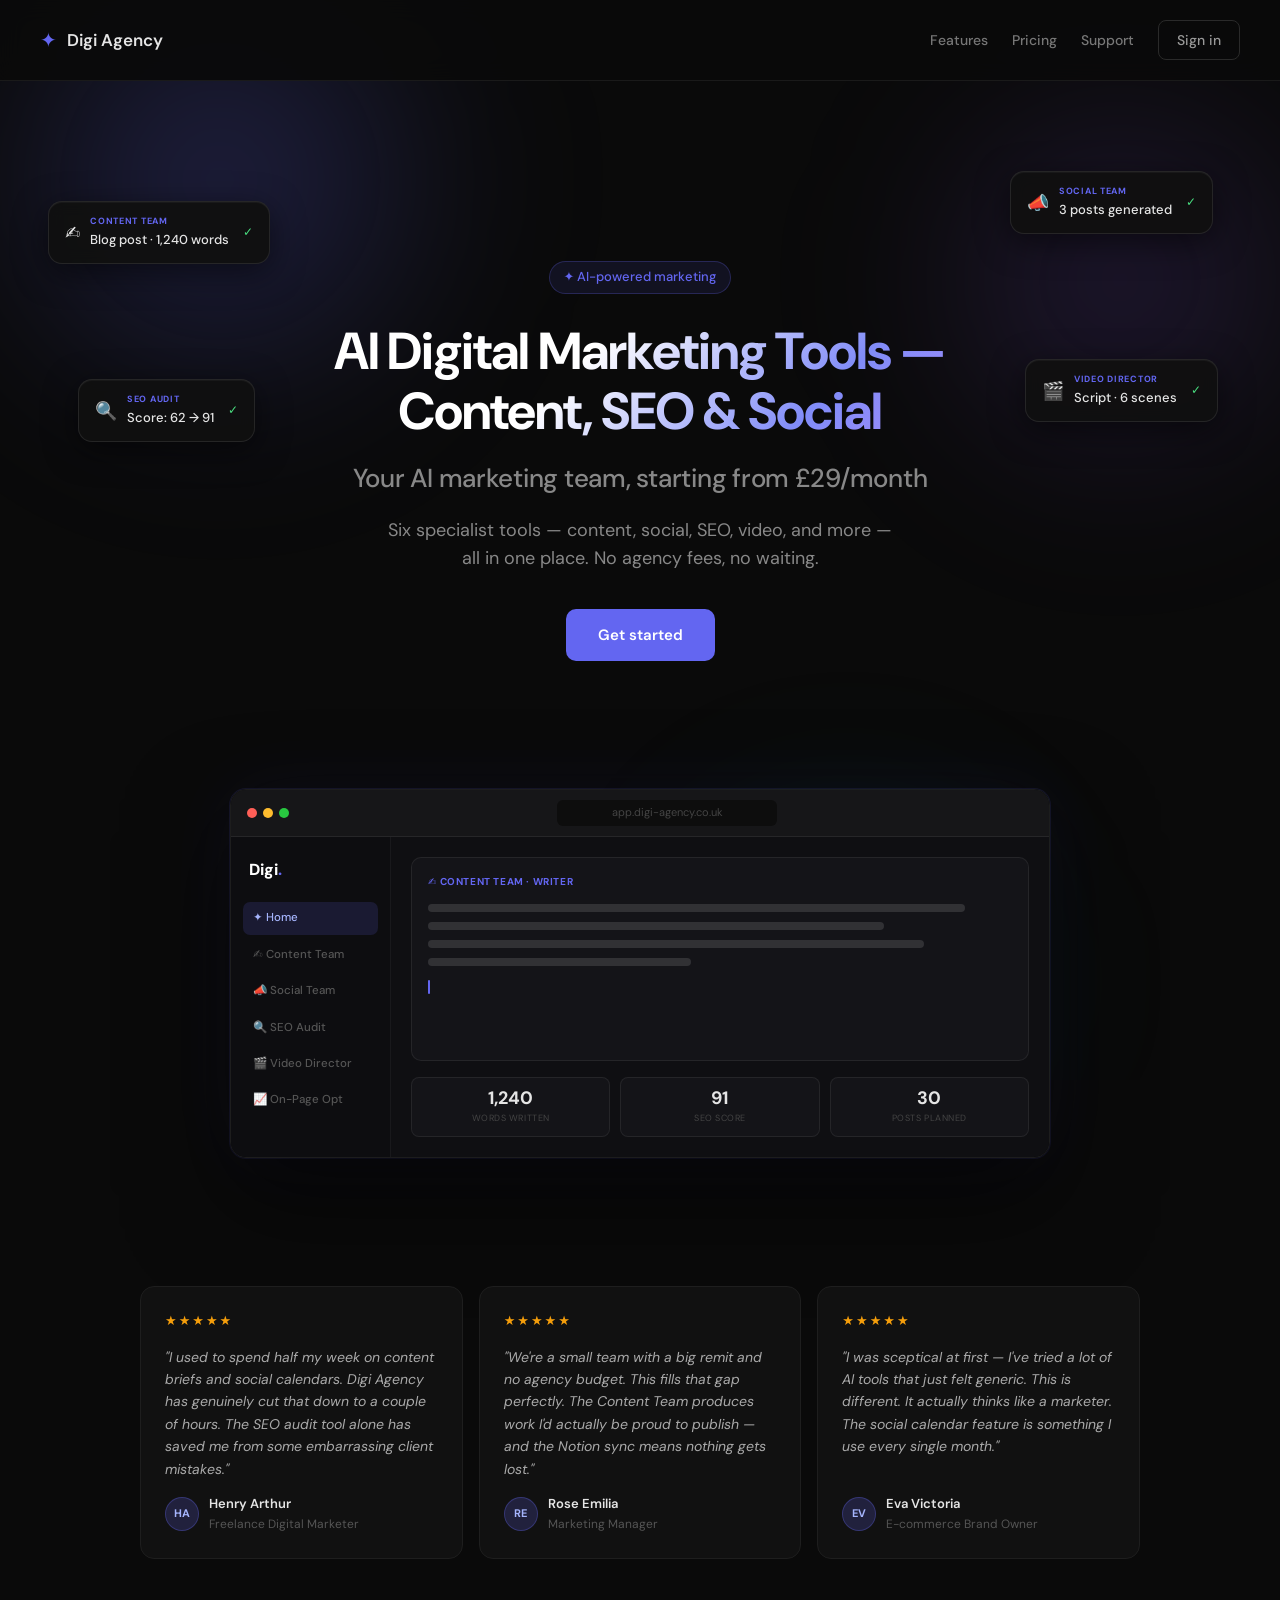
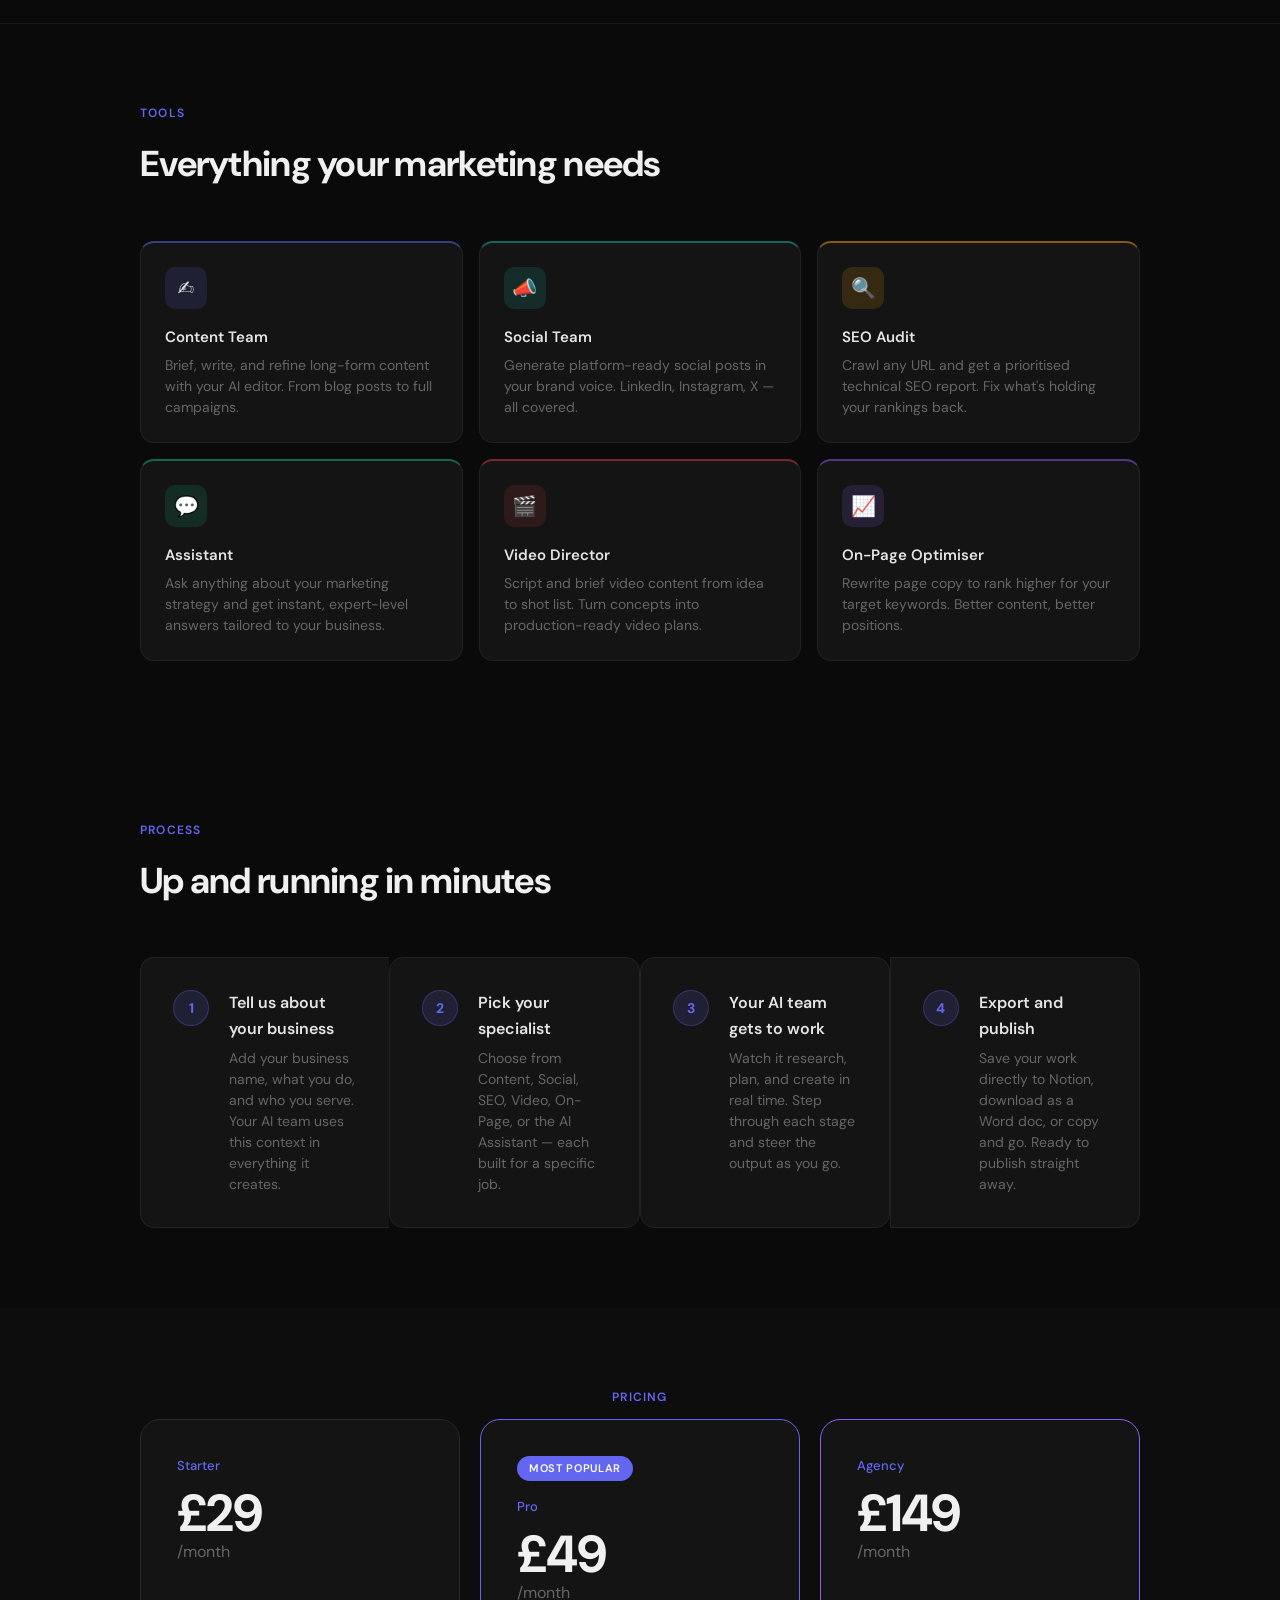
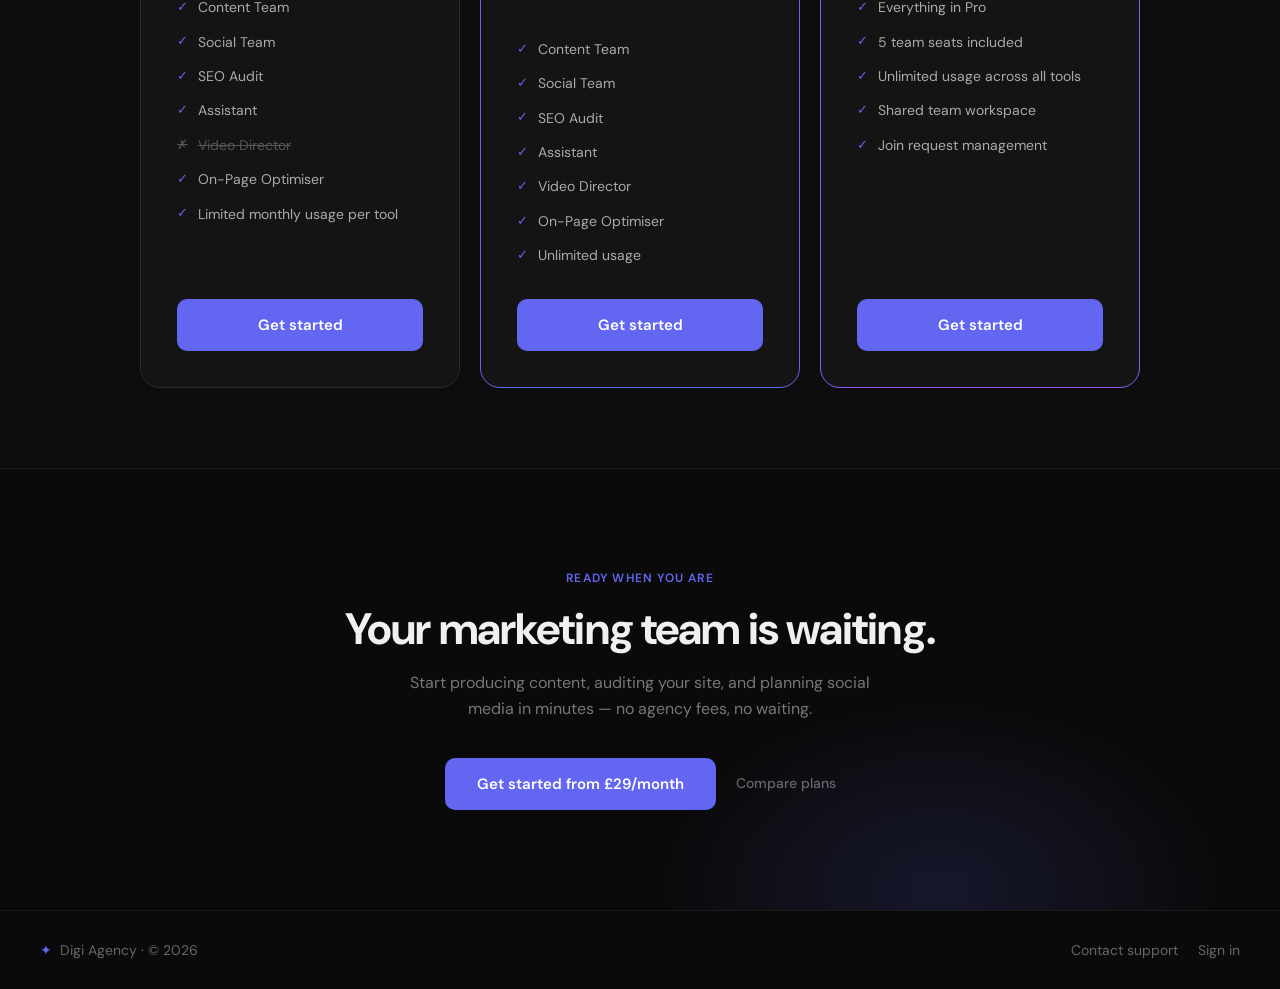
<file: static/landing.html>
<!DOCTYPE html>
<html lang="en">
<head>
  <meta charset="UTF-8">
  <meta name="viewport" content="width=device-width, initial-scale=1.0">
  <title>Digi Agency — Your AI marketing team</title>
  <link rel="icon" type="image/png" href="/static/favicon.png">
  <meta name="description" content="Digi Agency gives small marketing teams and
freelancers AI-powered tools for content creation, SEO auditing, social media
planning and more. Plans from £29/month.">
  <link rel="canonical" href="https://www.digi-agency.co.uk/">
  <meta property="og:type"        content="website">
  <meta property="og:url"         content="https://www.digi-agency.co.uk/">
  <meta property="og:site_name"   content="Digi Agency">
  <meta property="og:title"       content="AI Digital Marketing Tools — Content, SEO & Social | Digi Agency">
  <meta property="og:description" content="Digi Agency gives small marketing teams and
freelancers AI-powered tools for content creation, SEO auditing, social media
planning and more. Plans from £29/month.">
  <meta property="og:image"            content="https://www.digi-agency.co.uk/static/og-image.png">
  <meta property="og:image:secure_url" content="https://www.digi-agency.co.uk/static/og-image.png">
  <meta property="og:image:type"       content="image/png">
  <meta property="og:image:width"      content="2400">
  <meta property="og:image:height"     content="1260">
  <meta name="twitter:card"        content="summary_large_image">
  <meta name="twitter:title"       content="AI Digital Marketing Tools — Content, SEO & Social | Digi Agency">
  <meta name="twitter:description" content="Digi Agency gives small marketing teams and
freelancers AI-powered tools for content creation, SEO auditing, social media
planning and more. Plans from £29/month.">
  <meta name="twitter:image"       content="https://www.digi-agency.co.uk/static/og-image.png">
  <script type="application/ld+json">
  {
    "@context": "https://schema.org",
    "@type": "SoftwareApplication",
    "name": "Digi Agency",
    "url": "https://www.digi-agency.co.uk",
    "applicationCategory": "BusinessApplication",
    "operatingSystem": "Web",
    "description": "AI-powered digital marketing tools for small business marketing teams and freelancers. Six specialist AI agents covering content creation, SEO auditing, social media planning, video production, on-page optimisation, and a general marketing assistant.",
    "offers": [
      {
        "@type": "Offer",
        "name": "Starter",
        "price": "29.00",
        "priceCurrency": "GBP",
        "priceSpecification": {
          "@type": "UnitPriceSpecification",
          "price": "29.00",
          "priceCurrency": "GBP",
          "unitText": "MONTH"
        }
      },
      {
        "@type": "Offer",
        "name": "Pro",
        "price": "49.00",
        "priceCurrency": "GBP",
        "priceSpecification": {
          "@type": "UnitPriceSpecification",
          "price": "49.00",
          "priceCurrency": "GBP",
          "unitText": "MONTH"
        }
      },
      {
        "@type": "Offer",
        "name": "Agency",
        "price": "149.00",
        "priceCurrency": "GBP",
        "priceSpecification": {
          "@type": "UnitPriceSpecification",
          "price": "149.00",
          "priceCurrency": "GBP",
          "unitText": "MONTH"
        }
      }
    ],
    "featureList": [
      "AI content creation and SEO blog writing",
      "Social media planning and 30-day calendar generation",
      "Technical SEO audit and competitor gap analysis",
      "Video shot-by-shot breakdown and AI prompt generation",
      "On-page copy analysis and optimisation",
      "Multi-turn AI marketing assistant"
    ]
  }
  </script>
  <link rel="preconnect" href="https://fonts.googleapis.com">
  <link rel="preconnect" href="https://fonts.gstatic.com" crossorigin>
  <link href="https://fonts.googleapis.com/css2?family=DM+Sans:ital,opsz,wght@0,9..40,300;0,9..40,400;0,9..40,500;0,9..40,600;0,9..40,700;1,9..40,400&display=swap" rel="stylesheet">
  <style>
    *, *::before, *::after { box-sizing: border-box; margin: 0; padding: 0; }

    html { scroll-behavior: smooth; }

    body {
      font-family: 'DM Sans', system-ui, sans-serif;
      background: #0a0a0a;
      color: #e5e5e5;
      min-height: 100vh;
      line-height: 1.6;
    }

    a { color: inherit; text-decoration: none; }

    /* ── Nav ── */
    nav {
      display: flex;
      align-items: center;
      justify-content: space-between;
      padding: 20px 40px;
      border-bottom: 1px solid #1a1a1a;
      position: sticky;
      top: 0;
      background: rgba(10,10,10,0.92);
      backdrop-filter: blur(12px);
      -webkit-backdrop-filter: blur(12px);
      z-index: 10;
      /* own compositing layer — prevents backdrop-filter recalculating on every scroll frame */
      will-change: transform;
      transform: translateZ(0);
    }

    .nav-brand {
      display: flex;
      align-items: center;
      gap: 10px;
      font-weight: 600;
      font-size: 17px;
    }
    .nav-brand .mark { color: #6366f1; font-size: 20px; }

    .nav-link {
      font-size: 14px;
      font-weight: 500;
      color: #999;
      padding: 8px 18px;
      border: 1px solid #2a2a2a;
      border-radius: 8px;
      transition: color 0.15s, border-color 0.15s;
    }
    .nav-link:hover { color: #e5e5e5; border-color: #444; }

    .nav-links {
      display: flex;
      align-items: center;
      gap: 24px;
    }
    .nav-links a.nav-page-link {
      font-size: 14px;
      font-weight: 500;
      color: #777;
      transition: color 0.15s;
    }
    .nav-links a.nav-page-link:hover { color: #e5e5e5; }

    @media (max-width: 720px) {
      .nav-links a.nav-page-link { display: none; }
    }

    /* ── Hero ── */
    .hero {
      display: flex;
      flex-direction: column;
      align-items: center;
      justify-content: center;
      text-align: center;
      padding: 100px 24px 80px;
      max-width: 720px;
      margin: 0 auto;
    }

    .hero-badge {
      display: inline-flex;
      align-items: center;
      gap: 6px;
      font-size: 13px;
      font-weight: 500;
      color: #6366f1;
      background: rgba(99,102,241,0.1);
      border: 1px solid rgba(99,102,241,0.25);
      border-radius: 20px;
      padding: 5px 14px;
      margin-bottom: 28px;
    }

    .hero h1 {
      font-size: clamp(32px, 5vw, 52px);
      font-weight: 700;
      line-height: 1.15;
      letter-spacing: -0.02em;
      margin-bottom: 20px;
      color: #f0f0f0;
      background: linear-gradient(135deg, #ffffff 0%, #ffffff 40%, #818cf8 75%, #a78bfa 100%);
      -webkit-background-clip: text;
      -webkit-text-fill-color: transparent;
      background-clip: text;
    }

    .hero p {
      font-size: 18px;
      color: #888;
      max-width: 520px;
      margin-bottom: 36px;
    }

    .btn-primary {
      display: inline-block;
      padding: 14px 32px;
      background: #6366f1;
      color: #fff;
      border-radius: 10px;
      font-size: 15px;
      font-weight: 600;
      transition: background 0.15s;
    }
    .btn-primary:hover { background: #4f52d6; }

    /* ── Section chrome ── */
    section { padding: 80px 24px; }

    .section-inner {
      max-width: 1000px;
      margin: 0 auto;
    }

    .section-label {
      font-size: 12px;
      font-weight: 600;
      letter-spacing: 0.1em;
      text-transform: uppercase;
      color: #6366f1;
      margin-bottom: 12px;
    }

    .section-title {
      font-size: clamp(24px, 3vw, 36px);
      font-weight: 700;
      letter-spacing: -0.02em;
      color: #f0f0f0;
      margin-bottom: 48px;
    }

    /* ── Features ── */
    .features-grid {
      display: grid;
      grid-template-columns: repeat(3, 1fr);
      gap: 16px;
    }

    .feature-card {
      background: #141414;
      border: 1px solid #222;
      border-radius: 14px;
      padding: 24px;
      transition: border-color 0.15s;
    }
    .feature-card:hover { border-color: #333; }

    .feature-icon {
      font-size: 22px;
      margin-bottom: 14px;
      display: block;
    }

    .feature-name {
      font-size: 15px;
      font-weight: 600;
      color: #e5e5e5;
      margin-bottom: 6px;
    }

    .feature-desc {
      font-size: 14px;
      color: #666;
      line-height: 1.5;
    }

    /* ── How it works ── */
    .steps {
      display: flex;
      gap: 0;
      position: relative;
    }

    .steps::before {
      content: '';
      position: absolute;
      top: 28px;
      left: calc(50% - 1px);
      width: 0;
      height: 0;
    }

    .step {
      flex: 1;
      display: flex;
      gap: 20px;
      align-items: flex-start;
      padding: 32px;
      background: #141414;
      border: 1px solid #222;
      border-radius: 14px;
    }
    .step:first-child { border-radius: 14px 0 0 14px; border-right: none; }
    .step:last-child  { border-radius: 0 14px 14px 0; }

    .step-num {
      flex-shrink: 0;
      width: 36px;
      height: 36px;
      border-radius: 50%;
      background: rgba(99,102,241,0.15);
      border: 1px solid rgba(99,102,241,0.3);
      display: flex;
      align-items: center;
      justify-content: center;
      font-size: 14px;
      font-weight: 700;
      color: #6366f1;
    }

    .step-content {}
    .step-title {
      font-size: 16px;
      font-weight: 600;
      color: #e5e5e5;
      margin-bottom: 6px;
    }
    .step-desc {
      font-size: 14px;
      color: #666;
      line-height: 1.5;
    }

    /* ── Pricing ── */
    #pricing {
      background: #0d0d0d;
    }

    .pricing-grid {
      display: grid;
      grid-template-columns: repeat(3, 1fr);
      gap: 20px;
      max-width: 1100px;
      margin: 0 auto;
    }

    .pricing-card {
      background: #141414;
      border: 1px solid #2a2a2a;
      border-radius: 20px;
      padding: 36px;
      display: flex;
      flex-direction: column;
      position: relative;
    }

    .pricing-card--pro {
      border-color: #6366f1;
    }

    .pricing-card--agency {
      border-color: #8b5cf6;
    }

    .pricing-badge {
      display: inline-block;
      font-size: 11px;
      font-weight: 600;
      letter-spacing: 0.06em;
      text-transform: uppercase;
      color: #fff;
      background: #6366f1;
      border-radius: 20px;
      padding: 4px 12px;
      margin-bottom: 16px;
      align-self: flex-start;
    }

    .pricing-label {
      font-size: 13px;
      font-weight: 500;
      color: #6366f1;
      margin-bottom: 10px;
    }

    .pricing-price {
      font-size: 52px;
      font-weight: 700;
      letter-spacing: -0.03em;
      color: #f0f0f0;
      line-height: 1;
    }

    .pricing-period {
      font-size: 16px;
      color: #666;
      margin-bottom: 32px;
    }

    .pricing-features {
      list-style: none;
      text-align: left;
      margin-bottom: 32px;
      display: flex;
      flex-direction: column;
      gap: 12px;
      flex: 1;
    }

    .pricing-features li {
      display: flex;
      align-items: center;
      gap: 10px;
      font-size: 14px;
      color: #aaa;
    }

    .pricing-features li::before {
      content: '✓';
      color: #6366f1;
      font-weight: 700;
      font-size: 13px;
      flex-shrink: 0;
    }

    .pricing-features li.unavailable {
      color: #555;
      text-decoration: line-through;
    }

    .pricing-features li.unavailable::before {
      content: '✗';
      color: #555;
    }

    .btn-cta {
      display: block;
      width: 100%;
      padding: 14px;
      background: #6366f1;
      color: #fff;
      border-radius: 10px;
      font-size: 15px;
      font-weight: 600;
      text-align: center;
      transition: background 0.15s;
    }
    .btn-cta:hover { background: #4f52d6; }

    /* ── Footer ── */
    footer {
      border-top: 1px solid #1a1a1a;
      padding: 28px 40px;
      display: flex;
      align-items: center;
      justify-content: space-between;
    }

    .footer-brand {
      display: flex;
      align-items: center;
      gap: 8px;
      font-size: 14px;
      color: #666;
    }
    .footer-brand .mark { color: #6366f1; }

    .footer-link {
      font-size: 14px;
      color: #666;
      transition: color 0.15s;
    }
    .footer-link:hover { color: #aaa; }

    /* ── Responsive ── */
    @media (max-width: 720px) {
      nav { padding: 16px 20px; }

      .features-grid {
        grid-template-columns: 1fr;
      }

      .pricing-grid {
        grid-template-columns: 1fr;
      }

      .steps {
        flex-direction: column;
      }
      .step:first-child { border-radius: 14px 14px 0 0; border-right: 1px solid #222; border-bottom: none; }
      .step:nth-child(2) { border-radius: 0; border-right: 1px solid #222; border-bottom: none; }
      .step:nth-child(3) { border-radius: 0; border-right: 1px solid #222; border-bottom: none; }
      .step:last-child  { border-radius: 0 0 14px 14px; }

      footer { flex-direction: column; gap: 12px; text-align: center; }
    }

    @media (min-width: 721px) and (max-width: 900px) {
      .features-grid { grid-template-columns: repeat(2, 1fr); }
    }

    /* ── Animation system ── */
    :root {
      --ease-out-expo: cubic-bezier(0.16, 1, 0.3, 1);
    }

    @keyframes fadeUp {
      from { opacity: 0; transform: translateY(22px); }
      to   { opacity: 1; transform: translateY(0); }
    }

    @keyframes orbDrift {
      0%, 100% { transform: translateZ(0) translate(0px, 0px); }
      25%       { transform: translateZ(0) translate(60px, -45px); }
      55%       { transform: translateZ(0) translate(-35px, 55px); }
      80%       { transform: translateZ(0) translate(40px, 20px); }
    }

    @keyframes starSpin {
      from { transform: rotate(0deg); }
      to   { transform: rotate(360deg); }
    }

    /* ── Ambient hero background ── */
    body { position: relative; }

    .ambient-bg {
      position: absolute;
      top: 0; left: 0; right: 0;
      height: 120vh;
      pointer-events: none;
      z-index: 0;
      overflow: hidden;
      /* isolate compositing so orbs don't interact with backdrop-filter on nav */
      contain: layout style;
    }

    .orb {
      position: absolute;
      border-radius: 50%;
      filter: blur(80px);
      /* promote to GPU compositor layer — prevents scroll-time repaints */
      will-change: transform;
      transform: translateZ(0);
    }

    .orb-1 {
      width: 600px; height: 600px;
      background: radial-gradient(circle, rgba(99,102,241,0.28) 0%, transparent 65%);
      top: -120px; left: -80px;
      animation: orbDrift 18s ease-in-out infinite;
    }

    .orb-2 {
      width: 520px; height: 520px;
      background: radial-gradient(circle, rgba(139,92,246,0.20) 0%, transparent 65%);
      top: 20px; right: -100px;
      animation: orbDrift 28s ease-in-out infinite reverse;
      animation-delay: -12s;
    }

    .orb-3 {
      width: 480px; height: 480px;
      background: radial-gradient(circle, rgba(20,184,166,0.14) 0%, transparent 65%);
      bottom: -140px; right: 15%;
      animation: orbDrift 26s ease-in-out infinite;
      animation-delay: -8s;
    }

    /* ── Stacking above ambient ── */
    nav, .hero, section, footer { position: relative; z-index: 1; }
    nav { z-index: 10; } /* keep sticky nav on top */

    /* ── Hero entrance choreography ── */
    .hero-badge {
      animation: fadeUp 0.65s var(--ease-out-expo) both;
      animation-delay: 0.08s;
    }

    .hero h1 {
      animation: fadeUp 0.65s var(--ease-out-expo) both;
      animation-delay: 0.2s;
    }

    .hero p {
      animation: fadeUp 0.65s var(--ease-out-expo) both;
      animation-delay: 0.32s;
    }

    .hero .btn-primary {
      animation: fadeUp 0.65s var(--ease-out-expo) both;
      animation-delay: 0.44s;
    }

    /* ── ✦ mark slow spin ── */
    .mark {
      display: inline-block;
      animation: starSpin 20s linear infinite;
    }

    /* ── Scroll reveal ── */
    .reveal {
      opacity: 0;
      transform: translateY(18px);
      transition: opacity 0.55s var(--ease-out-expo),
                  transform 0.55s var(--ease-out-expo);
    }

    .reveal.visible {
      opacity: 1;
      transform: translateY(0);
    }

    /* ── Feature card hover glow ── */
    .feature-card {
      transition: border-color 0.22s ease, box-shadow 0.25s ease, transform 0.25s ease;
    }

    .feature-card:hover {
      border-color: rgba(99,102,241,0.4);
      box-shadow: 0 0 0 1px rgba(99,102,241,0.1), 0 6px 30px rgba(99,102,241,0.08);
      transform: translateY(-2px);
    }

    /* ── Button micro-interactions ── */
    .btn-primary {
      transition: background 0.15s ease, transform 0.12s ease, box-shadow 0.15s ease;
    }

    .btn-primary:hover {
      background: #4f52d6;
      transform: translateY(-1px);
      box-shadow: 0 6px 24px rgba(99,102,241,0.38);
    }

    .btn-primary:active {
      transform: scale(0.97);
      box-shadow: none;
      transition-duration: 0.08s;
    }

    .btn-cta {
      transition: background 0.15s ease, transform 0.12s ease, box-shadow 0.15s ease;
    }

    .btn-cta:hover {
      background: #4f52d6;
      transform: translateY(-1px);
      box-shadow: 0 6px 24px rgba(99,102,241,0.38);
    }

    .btn-cta:active {
      transform: scale(0.97);
      transition-duration: 0.08s;
    }

    /* ── Pricing card hover ── */
    .pricing-card {
      transition: transform 0.28s ease, box-shadow 0.28s ease;
    }

    .pricing-card--pro:hover {
      transform: translateY(-4px);
      box-shadow: 0 0 50px rgba(99,102,241,0.16), 0 0 0 1px rgba(99,102,241,0.55);
    }

    /* ── Floating output chips ── */
    @keyframes chipFloat {
      0%, 100% { transform: translateZ(0) translateY(0px); }
      50%       { transform: translateZ(0) translateY(-12px); }
    }

    .hero-chip {
      position: absolute;
      display: flex;
      align-items: center;
      gap: 10px;
      background: rgba(16,16,16,0.95);
      border: 1px solid rgba(255,255,255,0.09);
      border-radius: 14px;
      padding: 12px 16px;
      white-space: nowrap;
      box-shadow: 0 8px 32px rgba(0,0,0,0.5),
                  inset 0 1px 0 rgba(255,255,255,0.04);
      backdrop-filter: blur(8px);
      -webkit-backdrop-filter: blur(8px);
      will-change: transform;
      animation: chipFloat var(--fd, 5s) ease-in-out var(--fdel, 0s) infinite;
      opacity: 0;
      transition: opacity 0.5s ease;
      pointer-events: none;
      z-index: 2;
    }

    .hero-chip.visible { opacity: 1; }

    .chip-icon { font-size: 18px; flex-shrink: 0; line-height: 1; }
    .chip-body { display: flex; flex-direction: column; gap: 2px; }

    .chip-label {
      font-size: 9px;
      font-weight: 700;
      letter-spacing: 0.08em;
      text-transform: uppercase;
      color: #6366f1;
    }

    .chip-text {
      font-size: 13px;
      font-weight: 500;
      color: #e5e5e5;
    }

    .chip-check {
      color: #4ade80;
      font-size: 12px;
      font-weight: 700;
      flex-shrink: 0;
      margin-left: 4px;
    }

    /*
      Chips are anchored to the edges of the 720px text column.
      right: calc(50% + 370px) = chip's right edge sits 10px to the left of the text column's left edge.
      left:  calc(50% + 370px) = chip's left  edge sits 10px to the right of the text column's right edge.
      Visible only when viewport ≥ 1220px (below that, chips would overlap text or clip).
    */
    .chip-1 { --fd: 4.5s; --fdel:  0.0s; top: 120px; right: calc(50% + 370px); }
    .chip-2 { --fd: 5.2s; --fdel: -2.0s; top: 298px; right: calc(50% + 385px); }
    .chip-3 { --fd: 4.8s; --fdel: -1.2s; top:  90px; left:  calc(50% + 370px); }
    .chip-4 { --fd: 5.5s; --fdel: -3.1s; top: 278px; left:  calc(50% + 385px); }

    @media (max-width: 1219px) {
      .hero-chip { display: none; }
    }

    /* ── Final CTA ── */
    .final-cta {
      padding: 100px 24px;
      position: relative;
      overflow: hidden;
      border-top: 1px solid #1a1a1a;
    }

    .final-cta-inner {
      max-width: 600px;
      margin: 0 auto;
      text-align: center;
      position: relative;
      z-index: 2;
    }

    .final-cta-glow {
      position: absolute;
      top: 50%; left: 50%;
      transform: translate(-50%, -50%);
      width: 600px; height: 400px;
      background: radial-gradient(ellipse, rgba(99,102,241,0.15) 0%, transparent 70%);
      pointer-events: none;
      z-index: 1;
    }

    .final-cta-label {
      font-size: 12px;
      font-weight: 600;
      letter-spacing: 0.1em;
      text-transform: uppercase;
      color: #6366f1;
      margin-bottom: 16px;
    }

    .final-cta-heading {
      font-size: clamp(28px, 4vw, 44px);
      font-weight: 700;
      letter-spacing: -0.02em;
      color: #f0f0f0;
      margin-bottom: 16px;
      line-height: 1.15;
    }

    .final-cta-sub {
      font-size: 16px;
      color: #777;
      line-height: 1.6;
      margin-bottom: 36px;
      max-width: 480px;
      margin-left: auto;
      margin-right: auto;
    }

    .final-cta-actions {
      display: flex;
      align-items: center;
      justify-content: center;
      gap: 20px;
      flex-wrap: wrap;
    }

    .final-cta-link {
      font-size: 14px;
      font-weight: 500;
      color: #666;
      transition: color 0.15s;
    }
    .final-cta-link:hover { color: #aaa; }

    /* ── Feature card colour identity ── */
    .feature-icon-wrap {
      width: 42px; height: 42px; border-radius: 10px;
      display: flex; align-items: center; justify-content: center;
      font-size: 20px; margin-bottom: 16px; flex-shrink: 0;
    }

    .feature-card--content  { border-top: 2px solid rgba(99,102,241,0.5); }
    .feature-card--social   { border-top: 2px solid rgba(20,184,166,0.5); }
    .feature-card--seo      { border-top: 2px solid rgba(245,158,11,0.5); }
    .feature-card--assistant{ border-top: 2px solid rgba(16,185,129,0.5); }
    .feature-card--video    { border-top: 2px solid rgba(239,68,68,0.45); }
    .feature-card--onpage   { border-top: 2px solid rgba(139,92,246,0.5); }

    .feature-icon-wrap--content  { background: rgba(99,102,241,0.15); }
    .feature-icon-wrap--social   { background: rgba(20,184,166,0.15); }
    .feature-icon-wrap--seo      { background: rgba(245,158,11,0.15); }
    .feature-icon-wrap--assistant{ background: rgba(16,185,129,0.15); }
    .feature-icon-wrap--video    { background: rgba(239,68,68,0.12); }
    .feature-icon-wrap--onpage   { background: rgba(139,92,246,0.15); }

    .feature-card--content:hover  { border-color: rgba(99,102,241,0.7);
      box-shadow: 0 0 0 1px rgba(99,102,241,0.1), 0 6px 30px rgba(99,102,241,0.1); }
    .feature-card--social:hover   { border-color: rgba(20,184,166,0.7);
      box-shadow: 0 0 0 1px rgba(20,184,166,0.1), 0 6px 30px rgba(20,184,166,0.08); }
    .feature-card--seo:hover      { border-color: rgba(245,158,11,0.7);
      box-shadow: 0 0 0 1px rgba(245,158,11,0.1), 0 6px 30px rgba(245,158,11,0.08); }
    .feature-card--assistant:hover{ border-color: rgba(16,185,129,0.7);
      box-shadow: 0 0 0 1px rgba(16,185,129,0.1), 0 6px 30px rgba(16,185,129,0.08); }
    .feature-card--video:hover    { border-color: rgba(239,68,68,0.65);
      box-shadow: 0 0 0 1px rgba(239,68,68,0.08), 0 6px 30px rgba(239,68,68,0.07); }
    .feature-card--onpage:hover   { border-color: rgba(139,92,246,0.7);
      box-shadow: 0 0 0 1px rgba(139,92,246,0.1), 0 6px 30px rgba(139,92,246,0.08); }

    /* ── Social proof ── */
    .social-proof {
      padding: 48px 24px 64px;
      border-bottom: 1px solid #1a1a1a;
    }

    .proof-strip {
      display: grid;
      grid-template-columns: repeat(3, 1fr);
      gap: 16px;
      max-width: 1000px;
      margin: 0 auto;
    }

    .proof-card {
      background: #111;
      border: 1px solid #1e1e1e;
      border-radius: 14px;
      padding: 24px;
      display: flex;
      flex-direction: column;
      gap: 14px;
    }

    .proof-stars { color: #f59e0b; font-size: 13px; letter-spacing: 2px; }

    .proof-quote {
      font-size: 14px; color: #aaa;
      line-height: 1.6; flex: 1; font-style: italic;
    }

    .proof-author { display: flex; align-items: center; gap: 10px; }

    .proof-avatar {
      width: 34px; height: 34px; border-radius: 50%;
      background: rgba(99,102,241,0.2);
      border: 1px solid rgba(99,102,241,0.3);
      display: flex; align-items: center; justify-content: center;
      font-size: 11px; font-weight: 700; color: #a5b4fc; flex-shrink: 0;
    }

    .proof-name { font-size: 13px; font-weight: 600; color: #e5e5e5; }
    .proof-role { font-size: 12px; color: #555; }

    @media (max-width: 720px) { .proof-strip { grid-template-columns: 1fr; } }

    /* ── Reduced motion ── */
    @media (prefers-reduced-motion: reduce) {
      *, *::before, *::after {
        animation-duration: 0.01ms !important;
        animation-iteration-count: 1 !important;
        transition-duration: 0.01ms !important;
      }
    }

    /* ── Hero mockup ── */
    .hero-mockup {
      width: 100%;
      max-width: 820px;
      margin: 48px auto 0;
      border-radius: 16px;
      overflow: hidden;
      border: 1px solid rgba(255,255,255,0.08);
      box-shadow: 0 40px 100px rgba(0,0,0,0.6),
                  0 0 0 1px rgba(99,102,241,0.12),
                  0 0 80px rgba(99,102,241,0.08);
      position: relative;
      z-index: 2;
      animation: fadeUp 0.8s var(--ease-out-expo) both;
      animation-delay: 0.6s;
    }

    .mockup-chrome {
      background: #161618;
      border-bottom: 1px solid rgba(255,255,255,0.07);
      padding: 10px 16px;
      display: flex;
      align-items: center;
      gap: 12px;
    }

    .mockup-dots { display: flex; gap: 6px; }
    .mockup-dots span {
      width: 10px; height: 10px; border-radius: 50%;
    }
    .mockup-dots span:nth-child(1) { background: #ff5f57; }
    .mockup-dots span:nth-child(2) { background: #febc2e; }
    .mockup-dots span:nth-child(3) { background: #28c840; }

    .mockup-url {
      font-size: 11px; color: #444;
      background: #0d0d0d;
      padding: 4px 14px; border-radius: 6px;
      flex: 1; text-align: center;
      max-width: 220px; margin: 0 auto;
    }

    .mockup-screen {
      background: #0f0f12;
      display: flex;
      height: 320px;
      overflow: hidden;
    }

    .mockup-screen img {
      width: 100%; height: 100%;
      object-fit: cover; object-position: top left;
    }

    .mockup-sidebar {
      width: 160px; flex-shrink: 0;
      background: #0d0d10;
      border-right: 1px solid rgba(255,255,255,0.05);
      padding: 20px 12px;
      display: flex; flex-direction: column; gap: 4px;
    }

    .mockup-brand {
      font-size: 16px; font-weight: 800; color: #fff;
      margin-bottom: 16px; padding: 0 6px;
    }
    .mockup-brand span { color: #6366f1; }

    .mockup-nav-item {
      font-size: 11.5px; color: #555;
      padding: 7px 10px; border-radius: 7px; font-weight: 500;
    }
    .mockup-nav-active { background: rgba(99,102,241,0.15); color: #a5b4fc; }

    .mockup-main {
      flex: 1; padding: 20px;
      display: flex; flex-direction: column; gap: 16px;
      overflow: hidden;
    }

    .mockup-agent-card {
      background: #141418;
      border: 1px solid rgba(255,255,255,0.07);
      border-radius: 10px; padding: 16px; flex: 1;
    }

    .mockup-agent-label {
      font-size: 10px; font-weight: 700;
      letter-spacing: 0.06em; text-transform: uppercase;
      color: #6366f1; margin-bottom: 14px;
    }

    @keyframes shimmer {
      0%, 100% { opacity: 0.3; }
      50%       { opacity: 0.7; }
    }

    .mockup-stream-line {
      height: 8px; background: rgba(255,255,255,0.12);
      border-radius: 4px; margin-bottom: 10px;
      animation: shimmer 2.2s ease-in-out infinite;
    }
    .mockup-line-1     { width: 92%; animation-delay: 0s; }
    .mockup-line-2     { width: 78%; animation-delay: 0.3s; }
    .mockup-line-3     { width: 85%; animation-delay: 0.6s; }
    .mockup-line-short { width: 45%; animation-delay: 0.9s; }

    @keyframes blink {
      0%, 100% { opacity: 1; }
      50%       { opacity: 0; }
    }

    .mockup-cursor {
      width: 2px; height: 14px; background: #6366f1;
      border-radius: 1px; animation: blink 1s step-end infinite;
      display: inline-block; margin-top: 2px;
    }

    .mockup-stat-row { display: flex; gap: 10px; }

    .mockup-stat {
      flex: 1; background: #141418;
      border: 1px solid rgba(255,255,255,0.07);
      border-radius: 8px; padding: 10px 12px; text-align: center;
    }

    .mockup-stat-val {
      font-size: 18px; font-weight: 700;
      color: #e5e5e5; line-height: 1.2;
    }

    .mockup-stat-key {
      font-size: 9px; color: #444;
      text-transform: uppercase; letter-spacing: 0.06em; margin-top: 2px;
    }

    @media (max-width: 600px) { .hero-mockup { display: none; } }
  </style>
</head>
<body>

  <!-- Ambient hero background -->
  <div class="ambient-bg" aria-hidden="true">
    <div class="orb orb-1"></div>
    <div class="orb orb-2"></div>
    <div class="orb orb-3"></div>
  </div>

  <!-- Nav -->
  <nav>
    <div class="nav-brand">
      <span class="mark">✦</span>
      Digi Agency
    </div>
    <div class="nav-links">
      <a href="#features" class="nav-page-link">Features</a>
      <a href="#pricing" class="nav-page-link">Pricing</a>
      <a href="#" class="nav-page-link" onclick="openSupportModal(); return false;">Support</a>
      <a href="/login" class="nav-link">Sign in</a>
    </div>
  </nav>

  <!-- Hero -->
  <section class="hero-section">
    <div class="hero">
      <span class="hero-badge">✦ AI-powered marketing</span>
      <h1>AI Digital Marketing Tools — Content, SEO & Social</h1>
      <h2 style="font-size: clamp(18px, 2.5vw, 26px); font-weight: 500; color: #888; letter-spacing: -0.01em; margin-bottom: 20px; line-height: 1.3;">Your AI marketing team, starting from £29/month</h2>
      <p>Six specialist tools — content, social, SEO, video, and more — all in one place. No agency fees, no waiting.</p>
      <a href="/login" class="btn-primary">Get started</a>
    </div>

    <div class="hero-mockup">
      <div class="mockup-chrome">
        <div class="mockup-dots"><span></span><span></span><span></span></div>
        <div class="mockup-url">app.digi-agency.co.uk</div>
      </div>
      <div class="mockup-screen">
        <div class="mockup-sidebar">
          <div class="mockup-brand">Digi<span>.</span></div>
          <div class="mockup-nav-item mockup-nav-active">✦ Home</div>
          <div class="mockup-nav-item">✍ Content Team</div>
          <div class="mockup-nav-item">📣 Social Team</div>
          <div class="mockup-nav-item">🔍 SEO Audit</div>
          <div class="mockup-nav-item">🎬 Video Director</div>
          <div class="mockup-nav-item">📈 On-Page Opt</div>
        </div>
        <div class="mockup-main">
          <div class="mockup-agent-card">
            <div class="mockup-agent-label">✍ Content Team · Writer</div>
            <div class="mockup-stream-line mockup-line-1"></div>
            <div class="mockup-stream-line mockup-line-2"></div>
            <div class="mockup-stream-line mockup-line-3"></div>
            <div class="mockup-stream-line mockup-line-short"></div>
            <div class="mockup-cursor"></div>
          </div>
          <div class="mockup-stat-row">
            <div class="mockup-stat">
              <div class="mockup-stat-val">1,240</div>
              <div class="mockup-stat-key">words written</div>
            </div>
            <div class="mockup-stat">
              <div class="mockup-stat-val">91</div>
              <div class="mockup-stat-key">SEO score</div>
            </div>
            <div class="mockup-stat">
              <div class="mockup-stat-val">30</div>
              <div class="mockup-stat-key">posts planned</div>
            </div>
          </div>
        </div>
      </div>
    </div>

    <div class="hero-chip chip-1" aria-hidden="true">
      <span class="chip-icon">✍️</span>
      <div class="chip-body">
        <div class="chip-label">Content Team</div>
        <div class="chip-text">Blog post · 1,240 words</div>
      </div>
      <span class="chip-check">✓</span>
    </div>

    <div class="hero-chip chip-2" aria-hidden="true">
      <span class="chip-icon">🔍</span>
      <div class="chip-body">
        <div class="chip-label">SEO Audit</div>
        <div class="chip-text">Score: 62 → 91</div>
      </div>
      <span class="chip-check">✓</span>
    </div>

    <div class="hero-chip chip-3" aria-hidden="true">
      <span class="chip-icon">📣</span>
      <div class="chip-body">
        <div class="chip-label">Social Team</div>
        <div class="chip-text">3 posts generated</div>
      </div>
      <span class="chip-check">✓</span>
    </div>

    <div class="hero-chip chip-4" aria-hidden="true">
      <span class="chip-icon">🎬</span>
      <div class="chip-body">
        <div class="chip-label">Video Director</div>
        <div class="chip-text">Script · 6 scenes</div>
      </div>
      <span class="chip-check">✓</span>
    </div>
  </section>

  <!-- Social proof -->
  <section class="social-proof">
    <div class="section-inner">
      <div class="proof-strip">

        <div class="proof-card">
          <div class="proof-stars">★★★★★</div>
          <p class="proof-quote">"I used to spend half my week on content briefs and social calendars. Digi Agency has genuinely cut that down to a couple of hours. The SEO audit tool alone has saved me from some embarrassing client mistakes."</p>
          <div class="proof-author">
            <div class="proof-avatar">HA</div>
            <div>
              <div class="proof-name">Henry Arthur</div>
              <div class="proof-role">Freelance Digital Marketer</div>
            </div>
          </div>
        </div>

        <div class="proof-card">
          <div class="proof-stars">★★★★★</div>
          <p class="proof-quote">"We're a small team with a big remit and no agency budget. This fills that gap perfectly. The Content Team produces work I'd actually be proud to publish — and the Notion sync means nothing gets lost."</p>
          <div class="proof-author">
            <div class="proof-avatar">RE</div>
            <div>
              <div class="proof-name">Rose Emilia</div>
              <div class="proof-role">Marketing Manager</div>
            </div>
          </div>
        </div>

        <div class="proof-card">
          <div class="proof-stars">★★★★★</div>
          <p class="proof-quote">"I was sceptical at first — I've tried a lot of AI tools that just felt generic. This is different. It actually thinks like a marketer. The social calendar feature is something I use every single month."</p>
          <div class="proof-author">
            <div class="proof-avatar">EV</div>
            <div>
              <div class="proof-name">Eva Victoria</div>
              <div class="proof-role">E-commerce Brand Owner</div>
            </div>
          </div>
        </div>

      </div>
    </div>
  </section>

  <!-- Features -->
  <section id="features">
    <div class="section-inner">
      <div class="section-label">Tools</div>
      <h2 class="section-title">Everything your marketing needs</h2>
      <div class="features-grid">

        <div class="feature-card feature-card--content">
          <div class="feature-icon-wrap feature-icon-wrap--content">✍️</div>
          <div class="feature-name">Content Team</div>
          <div class="feature-desc">Brief, write, and refine long-form content with your AI editor. From blog posts to full campaigns.</div>
        </div>

        <div class="feature-card feature-card--social">
          <div class="feature-icon-wrap feature-icon-wrap--social">📣</div>
          <div class="feature-name">Social Team</div>
          <div class="feature-desc">Generate platform-ready social posts in your brand voice. LinkedIn, Instagram, X — all covered.</div>
        </div>

        <div class="feature-card feature-card--seo">
          <div class="feature-icon-wrap feature-icon-wrap--seo">🔍</div>
          <div class="feature-name">SEO Audit</div>
          <div class="feature-desc">Crawl any URL and get a prioritised technical SEO report. Fix what's holding your rankings back.</div>
        </div>

        <div class="feature-card feature-card--assistant">
          <div class="feature-icon-wrap feature-icon-wrap--assistant">💬</div>
          <div class="feature-name">Assistant</div>
          <div class="feature-desc">Ask anything about your marketing strategy and get instant, expert-level answers tailored to your business.</div>
        </div>

        <div class="feature-card feature-card--video">
          <div class="feature-icon-wrap feature-icon-wrap--video">🎬</div>
          <div class="feature-name">Video Director</div>
          <div class="feature-desc">Script and brief video content from idea to shot list. Turn concepts into production-ready video plans.</div>
        </div>

        <div class="feature-card feature-card--onpage">
          <div class="feature-icon-wrap feature-icon-wrap--onpage">📈</div>
          <div class="feature-name">On-Page Optimiser</div>
          <div class="feature-desc">Rewrite page copy to rank higher for your target keywords. Better content, better positions.</div>
        </div>

      </div>
    </div>
  </section>

  <!-- How it works -->
  <section id="how-it-works">
    <div class="section-inner">
      <div class="section-label">Process</div>
      <h2 class="section-title">Up and running in minutes</h2>
      <div class="steps">

        <div class="step">
          <div class="step-num">1</div>
          <div class="step-content">
            <div class="step-title">Tell us about your business</div>
            <div class="step-desc">Add your business name, what you do, and who you serve. Your AI team uses this context in everything it creates.</div>
          </div>
        </div>

        <div class="step">
          <div class="step-num">2</div>
          <div class="step-content">
            <div class="step-title">Pick your specialist</div>
            <div class="step-desc">Choose from Content, Social, SEO, Video, On-Page, or the AI Assistant — each built for a specific job.</div>
          </div>
        </div>

        <div class="step">
          <div class="step-num">3</div>
          <div class="step-content">
            <div class="step-title">Your AI team gets to work</div>
            <div class="step-desc">Watch it research, plan, and create in real time. Step through each stage and steer the output as you go.</div>
          </div>
        </div>

        <div class="step">
          <div class="step-num">4</div>
          <div class="step-content">
            <div class="step-title">Export and publish</div>
            <div class="step-desc">Save your work directly to Notion, download as a Word doc, or copy and go. Ready to publish straight away.</div>
          </div>
        </div>

      </div>
    </div>
  </section>

  <!-- Pricing -->
  <section id="pricing">
    <div class="section-inner">
      <div class="section-label" style="text-align:center">Pricing</div>
      <div class="pricing-grid">

        <!-- Starter -->
        <div class="pricing-card">
          <div class="pricing-label">Starter</div>
          <div class="pricing-price">£29</div>
          <div class="pricing-period">/month</div>
          <ul class="pricing-features">
            <li>Content Team</li>
            <li>Social Team</li>
            <li>SEO Audit</li>
            <li>Assistant</li>
            <li class="unavailable">Video Director</li>
            <li>On-Page Optimiser</li>
            <li>Limited monthly usage per tool</li>
          </ul>
          <a href="/login?plan=starter" class="btn-cta">Get started</a>
        </div>

        <!-- Pro -->
        <div class="pricing-card pricing-card--pro">
          <span class="pricing-badge">Most popular</span>
          <div class="pricing-label">Pro</div>
          <div class="pricing-price">£49</div>
          <div class="pricing-period">/month</div>
          <ul class="pricing-features">
            <li>Content Team</li>
            <li>Social Team</li>
            <li>SEO Audit</li>
            <li>Assistant</li>
            <li>Video Director</li>
            <li>On-Page Optimiser</li>
            <li>Unlimited usage</li>
          </ul>
          <a href="/login?plan=pro" class="btn-cta">Get started</a>
        </div>

        <!-- Agency -->
        <div class="pricing-card pricing-card--agency">
          <div class="pricing-label">Agency</div>
          <div class="pricing-price">£149</div>
          <div class="pricing-period">/month</div>
          <ul class="pricing-features">
            <li>Everything in Pro</li>
            <li>5 team seats included</li>
            <li>Unlimited usage across all tools</li>
            <li>Shared team workspace</li>
            <li>Join request management</li>
          </ul>
          <a href="/login?plan=agency" class="btn-cta">Get started</a>
        </div>

      </div>
    </div>
  </section>

  <!-- Final CTA -->
  <section class="final-cta">
    <div class="final-cta-inner">
      <div class="final-cta-glow" aria-hidden="true"></div>
      <p class="final-cta-label">Ready when you are</p>
      <h2 class="final-cta-heading">Your marketing team is waiting.</h2>
      <p class="final-cta-sub">Start producing content, auditing your site, and planning social media in minutes — no agency fees, no waiting.</p>
      <div class="final-cta-actions">
        <a href="/login" class="btn-primary">Get started from £29/month</a>
        <a href="#pricing" class="final-cta-link">Compare plans</a>
      </div>
    </div>
  </section>

  <!-- Footer -->
  <footer>
    <div class="footer-brand">
      <span class="mark">✦</span>
      Digi Agency &middot; &copy; 2026
    </div>
    <div style="display:flex; gap:20px; align-items:center;">
      <a href="#" class="footer-link" onclick="openSupportModal(); return false;">Contact support</a>
      <a href="/login" class="footer-link">Sign in</a>
    </div>
  </footer>

  <script src="/static/public-support.js"></script>
  <script>
    // Scroll-reveal with stagger
    const revealObserver = new IntersectionObserver((entries) => {
      entries.forEach(entry => {
        if (!entry.isIntersecting) return;
        const el = entry.target;
        const delay = parseInt(el.dataset.revealDelay || '0', 10);
        setTimeout(() => el.classList.add('visible'), delay);
        revealObserver.unobserve(el);
      });
    }, { threshold: 0.1, rootMargin: '0px 0px -40px 0px' });

    function scheduleReveal(selector, staggerMs) {
      document.querySelectorAll(selector).forEach((el, i) => {
        el.classList.add('reveal');
        el.dataset.revealDelay = i * staggerMs;
        revealObserver.observe(el);
      });
    }

    scheduleReveal('.feature-card', 80);
    scheduleReveal('.step', 120);
    scheduleReveal('.pricing-card', 120);
    scheduleReveal('.section-label, .section-title', 0);
    scheduleReveal('.proof-card', 80);
    scheduleReveal('.final-cta-inner p, .final-cta-inner h2, .final-cta-inner div', 60);

    // Reveal hero chips after hero text has animated in (~1s)
    document.querySelectorAll('.hero-chip').forEach((chip, i) => {
      setTimeout(() => chip.classList.add('visible'), 1000 + i * 180);
    });
  </script>
</body>
</html>
</file>
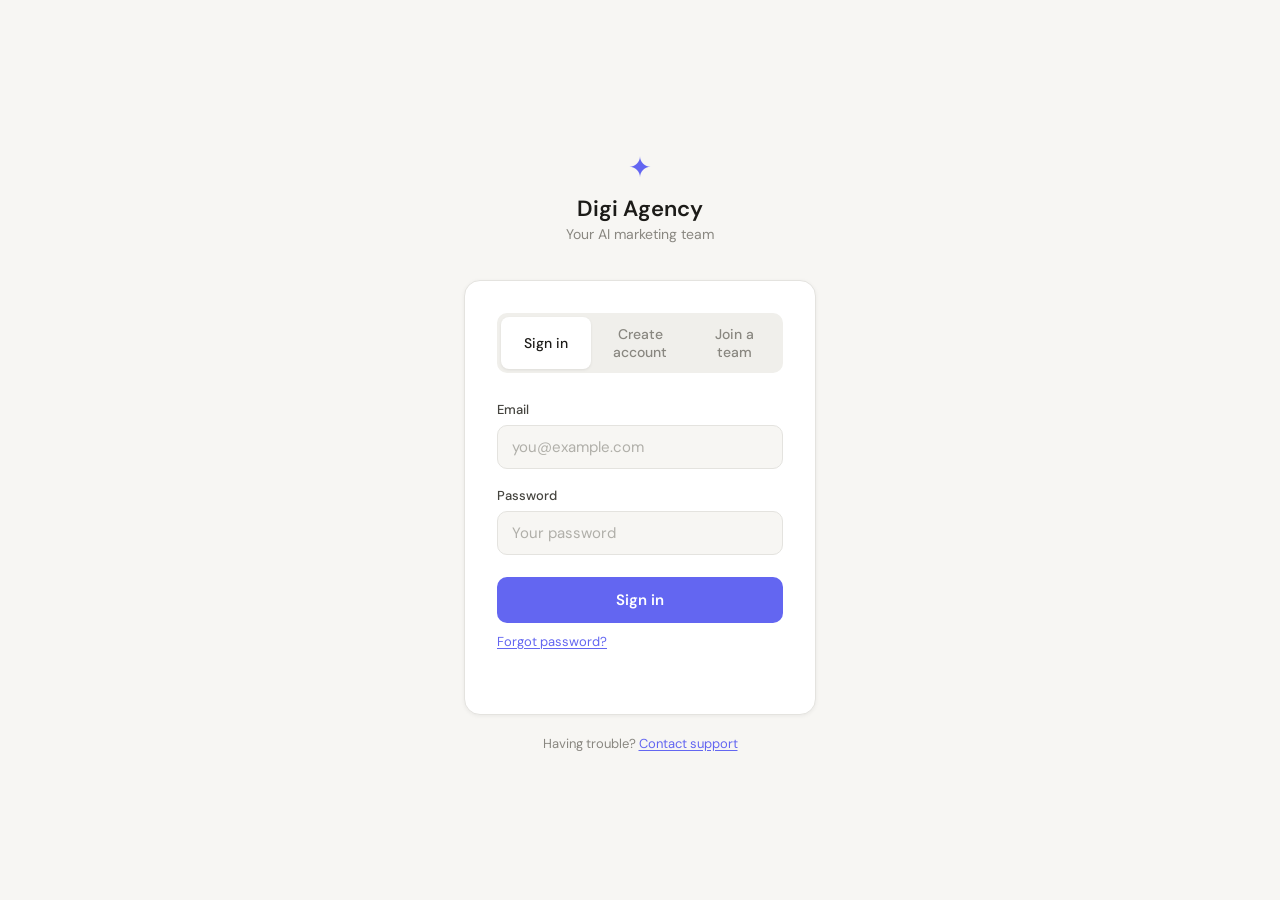
<file: static/login.html>
<!DOCTYPE html>
<html lang="en">
<head>
  <meta charset="UTF-8">
  <meta name="viewport" content="width=device-width, initial-scale=1.0">
  <title>Digi Agency — Sign in</title>
  <link rel="icon" type="image/png" href="/static/favicon.png">
  <link rel="preconnect" href="https://fonts.googleapis.com">
  <link rel="preconnect" href="https://fonts.gstatic.com" crossorigin>
  <link href="https://fonts.googleapis.com/css2?family=DM+Sans:ital,opsz,wght@0,9..40,300;0,9..40,400;0,9..40,500;0,9..40,600;0,9..40,700;1,9..40,400&display=swap" rel="stylesheet">
  <style>
    *, *::before, *::after { box-sizing: border-box; margin: 0; padding: 0; }

    body {
      font-family: 'DM Sans', system-ui, sans-serif;
      background: #F7F6F3;
      color: #1C1B18;
      min-height: 100vh;
      display: flex;
      align-items: center;
      justify-content: center;
    }

    .wrap {
      width: 100%;
      max-width: 400px;
      padding: 24px;
    }

    .brand {
      text-align: center;
      margin-bottom: 36px;
    }
    .brand-mark { font-size: 28px; color: #6366f1; }
    .brand-name { display: block; font-size: 22px; font-weight: 600; margin-top: 8px; color: #1C1B18; }
    .brand-sub  { font-size: 14px; color: #898780; margin-top: 4px; }

    .card {
      background: #FFFFFF;
      border: 1px solid #E4E3DF;
      border-radius: 16px;
      padding: 32px;
      box-shadow: 0 1px 4px rgba(0,0,0,0.06);
    }

    .tabs {
      display: flex;
      gap: 4px;
      background: #F0EFEB;
      border-radius: 10px;
      padding: 4px;
      margin-bottom: 28px;
    }
    .tab {
      flex: 1;
      padding: 8px;
      border: none;
      background: none;
      border-radius: 8px;
      color: #898780;
      font-size: 14px;
      font-weight: 500;
      cursor: pointer;
      font-family: inherit;
      transition: background 0.15s, color 0.15s;
    }
    .tab.active {
      background: #FFFFFF;
      color: #1C1B18;
      box-shadow: 0 1px 3px rgba(0,0,0,0.08);
    }

    #form-login,
    #form-register {
      transition: opacity 0.14s ease;
    }

    .form-group { margin-bottom: 18px; }
    label {
      display: block;
      font-size: 13px;
      color: #45443F;
      margin-bottom: 7px;
      font-weight: 500;
    }
    input[type="email"],
    input[type="password"] {
      width: 100%;
      padding: 11px 14px;
      background: #F7F6F3;
      border: 1px solid #E4E3DF;
      border-radius: 10px;
      color: #1C1B18;
      font-size: 15px;
      font-family: inherit;
      outline: none;
      transition: border-color 0.15s, box-shadow 0.15s;
    }
    input::placeholder { color: #B0AFA9; }
    input:focus {
      border-color: #6366f1;
      box-shadow: 0 0 0 3px rgba(99,102,241,0.1);
    }

    .submit-btn {
      width: 100%;
      padding: 13px;
      background: #6366f1;
      color: #fff;
      border: none;
      border-radius: 10px;
      font-size: 15px;
      font-weight: 600;
      cursor: pointer;
      font-family: inherit;
      transition: background 0.15s, opacity 0.15s;
      margin-top: 4px;
    }
    .submit-btn:hover { background: #4f52d6; }
    .submit-btn:disabled { opacity: 0.5; cursor: not-allowed; }

    .error-msg {
      color: #dc2626;
      font-size: 13px;
      margin-top: 14px;
      min-height: 18px;
      text-align: center;
    }
    .error-msg.success { color: #16a34a; }

    .plan-picker {
      display: grid;
      grid-template-columns: 1fr 1fr;
      gap: 10px;
      margin-bottom: 20px;
    }
    .plan-option {
      position: relative;
      padding: 14px 12px 12px;
      background: #F7F6F3;
      border: 1px solid #E4E3DF;
      border-radius: 10px;
      cursor: pointer;
      transition: border-color 0.15s, background 0.15s, box-shadow 0.15s;
      text-align: center;
      user-select: none;
      font-family: inherit;
      width: 100%;
    }
    .plan-option:hover {
      border-color: #B0AFA9;
      background: #F0EFEB;
    }
    .plan-option.selected {
      border-color: #6366f1;
      background: rgba(99,102,241,0.05);
      box-shadow: 0 0 0 3px rgba(99,102,241,0.1);
    }
    #plan-agency {
      grid-column: 1 / -1;
    }
    #plan-agency.selected {
      border-color: #8b5cf6;
      background: rgba(139,92,246,0.05);
      box-shadow: 0 0 0 3px rgba(139,92,246,0.1);
    }
    #plan-agency .plan-badge { color: #8b5cf6; background: rgba(139,92,246,0.1); }
    #plan-agency.selected .plan-option__name,
    #plan-agency.selected .plan-option__price { color: #7c3aed; }
    .plan-badge {
      display: inline-block;
      font-size: 10px;
      font-weight: 600;
      letter-spacing: 0.04em;
      text-transform: uppercase;
      color: #6366f1;
      background: rgba(99,102,241,0.1);
      border-radius: 999px;
      padding: 2px 8px;
      margin-bottom: 8px;
    }
    .plan-option__name {
      font-size: 13px;
      font-weight: 600;
      color: #1C1B18;
      margin-bottom: 4px;
    }
    .plan-option__price {
      font-size: 20px;
      font-weight: 700;
      color: #1C1B18;
    }
    .plan-option__price span {
      font-size: 12px;
      font-weight: 400;
      color: #898780;
    }
    .plan-option__desc {
      font-size: 11px;
      color: #898780;
      margin-top: 4px;
      line-height: 1.4;
    }
    .plan-option.selected .plan-option__name,
    .plan-option.selected .plan-option__price { color: #4f46e5; }
    .plan-option * { pointer-events: none; }

    .support-hint {
      text-align: center;
      margin-top: 20px;
      font-size: 13px;
      color: #898780;
    }
    .support-hint button {
      background: none;
      border: none;
      color: #6366f1;
      font-size: 13px;
      font-family: inherit;
      cursor: pointer;
      padding: 0;
      text-decoration: underline;
      text-underline-offset: 2px;
    }
    .support-hint button:hover { color: #4f46e5; }

    .forgot-link {
      display: block;
      text-align: right;
      margin-top: 10px;
      font-size: 13px;
      color: #6366f1;
      background: none;
      border: none;
      cursor: pointer;
      font-family: inherit;
      padding: 0;
      text-decoration: underline;
      text-underline-offset: 2px;
    }
    .forgot-link:hover { color: #4f46e5; }

    #form-forgot { display: none; }
    #form-reset  { display: none; }
    .back-link {
      display: inline-block;
      margin-bottom: 20px;
      font-size: 13px;
      color: #898780;
      background: none;
      border: none;
      cursor: pointer;
      font-family: inherit;
      padding: 0;
    }
    .back-link:hover { color: #1C1B18; }
  </style>
</head>
<body>
<div class="wrap">
  <div class="brand">
    <span class="brand-mark">✦</span>
    <span class="brand-name">Digi Agency</span>
    <span class="brand-sub">Your AI marketing team</span>
  </div>

  <div class="card">

    <div class="tabs">
      <button class="tab active" id="tab-login"    onclick="switchTab('login')">Sign in</button>
      <button class="tab"        id="tab-register" onclick="switchTab('register')">Create account</button>
      <button class="tab"        id="tab-join"     onclick="switchTab('join')">Join a team</button>
    </div>

    <!-- Login form -->
    <div id="form-login">
      <div class="form-group">
        <label for="login-email">Email</label>
        <input type="email" id="login-email" placeholder="you@example.com" autocomplete="email">
      </div>
      <div class="form-group">
        <label for="login-password">Password</label>
        <input type="password" id="login-password" placeholder="Your password" autocomplete="current-password">
      </div>
      <button class="submit-btn" id="login-btn" onclick="doLogin()">Sign in</button>
      <button class="forgot-link" onclick="switchTab('forgot')">Forgot password?</button>
      <div class="error-msg" id="login-error"></div>
    </div>

    <!-- Forgot password form -->
    <div id="form-forgot">
      <button class="back-link" onclick="switchTab('login')">← Back to sign in</button>
      <div class="form-group">
        <label for="forgot-email">Email address</label>
        <input type="email" id="forgot-email" placeholder="you@example.com" autocomplete="email">
      </div>
      <button class="submit-btn" id="forgot-btn" onclick="doForgotPassword()">Send reset link</button>
      <div class="error-msg" id="forgot-error"></div>
    </div>

    <!-- Register form -->
    <div id="form-register" style="display:none">
      <div class="form-group">
        <label>Choose your plan</label>
        <div class="plan-picker">
          <button type="button" class="plan-option" id="plan-starter" onclick="selectPlan('starter')">
            <div class="plan-option__name">Starter</div>
            <div class="plan-option__price">£29<span>/mo</span></div>
            <div class="plan-option__desc">Limited AI runs per day</div>
          </button>
          <button type="button" class="plan-option selected" id="plan-pro" onclick="selectPlan('pro')">
            <div class="plan-badge">Most popular</div>
            <div class="plan-option__name">Pro</div>
            <div class="plan-option__price">£49<span>/mo</span></div>
            <div class="plan-option__desc">Unlimited runs · all agents</div>
          </button>
          <button type="button" class="plan-option" id="plan-agency" onclick="selectPlan('agency')">
            <div class="plan-badge">Teams</div>
            <div class="plan-option__name">Agency</div>
            <div class="plan-option__price">£149<span>/mo</span></div>
            <div class="plan-option__desc">5 seats · unlimited usage · shared workspace</div>
          </button>
        </div>
      </div>
      <div class="form-group">
        <label for="reg-email">Email</label>
        <input type="email" id="reg-email" placeholder="you@example.com" autocomplete="email">
      </div>
      <div class="form-group">
        <label for="reg-password">Password</label>
        <input type="password" id="reg-password" placeholder="At least 8 characters" autocomplete="new-password">
      </div>
      <button class="submit-btn" id="reg-btn" onclick="doRegister()">Create account</button>
      <div class="error-msg" id="reg-error"></div>
    </div>

    <!-- Join a team form -->
    <div id="form-join" style="display:none">
      <div class="form-group">
        <label for="join-code">Workspace code</label>
        <input type="text" id="join-code" placeholder="e.g. DIGI-7K2M" autocomplete="off"
               oninput="this.value = this.value.toUpperCase()" spellcheck="false">
      </div>
      <div class="form-group">
        <label for="join-name">Your name</label>
        <input type="text" id="join-name" placeholder="Jane Smith" autocomplete="name">
      </div>
      <div class="form-group">
        <label for="join-email">Email address</label>
        <input type="email" id="join-email" placeholder="you@example.com" autocomplete="email">
      </div>
      <div class="form-group">
        <label for="join-password">Password</label>
        <input type="password" id="join-password" placeholder="At least 8 characters" autocomplete="new-password">
      </div>
      <button class="submit-btn" id="join-btn" onclick="doJoinTeam()">Request access</button>
      <p style="text-align:center;margin-top:16px;font-size:12px;color:#898780;">
        Your team admin will approve your request before you get access.
      </p>
      <div class="error-msg" id="join-error"></div>
      <div class="error-msg success" id="join-success" style="display:none"></div>
    </div>

    <!-- Reset password form (shown when ?token= is in the URL) -->
    <div id="form-reset">
      <h2 style="font-size:17px;font-weight:600;color:#1C1B18;margin:0 0 20px;">Choose a new password</h2>
      <input type="hidden" id="reset-token">
      <div class="form-group">
        <label for="reset-password">New password</label>
        <input type="password" id="reset-password" placeholder="At least 8 characters" autocomplete="new-password">
      </div>
      <button class="submit-btn" id="reset-btn" onclick="doResetPassword()">Update password</button>
      <div class="error-msg" id="reset-error"></div>
    </div>

  </div><!-- .card -->

  <p class="support-hint">Having trouble? <button onclick="openSupportModal()">Contact support</button></p>
</div>

<script src="/static/login.js"></script>
<script src="/static/public-support.js"></script>
</body>
</html>
</file>
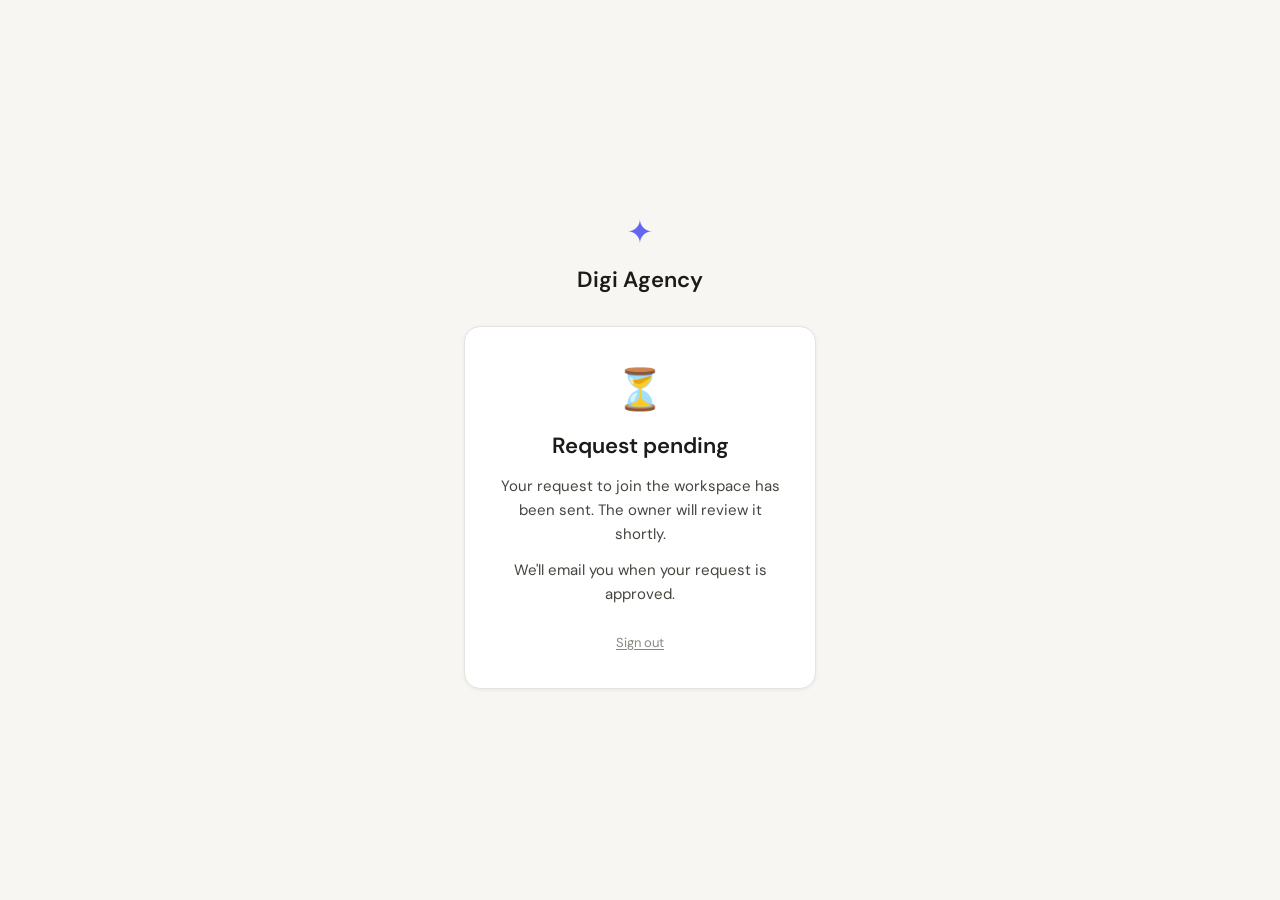
<file: static/pending.html>
<!DOCTYPE html>
<html lang="en">
<head>
  <meta charset="UTF-8">
  <meta name="viewport" content="width=device-width, initial-scale=1.0">
  <title>Request pending — Digi Agency</title>
  <link rel="icon" type="image/png" href="/static/favicon.png">
  <link rel="preconnect" href="https://fonts.googleapis.com">
  <link rel="preconnect" href="https://fonts.gstatic.com" crossorigin>
  <link href="https://fonts.googleapis.com/css2?family=DM+Sans:ital,opsz,wght@0,9..40,300;0,9..40,400;0,9..40,500;0,9..40,600;0,9..40,700&display=swap" rel="stylesheet">
  <style>
    *, *::before, *::after { box-sizing: border-box; margin: 0; padding: 0; }
    body {
      font-family: 'DM Sans', system-ui, sans-serif;
      background: #F7F6F3;
      color: #1C1B18;
      min-height: 100vh;
      display: flex;
      align-items: center;
      justify-content: center;
    }
    .wrap {
      width: 100%;
      max-width: 400px;
      padding: 24px;
      text-align: center;
    }
    .brand-mark { font-size: 32px; color: #6366f1; display: block; margin-bottom: 12px; }
    .brand-name { font-size: 22px; font-weight: 600; color: #1C1B18; }
    .card {
      background: #FFFFFF;
      border: 1px solid #E4E3DF;
      border-radius: 16px;
      padding: 36px 32px;
      box-shadow: 0 1px 4px rgba(0,0,0,0.06);
      margin-top: 32px;
    }
    .icon { font-size: 40px; margin-bottom: 16px; }
    h1 { font-size: 22px; font-weight: 600; margin-bottom: 14px; color: #1C1B18; }
    p { font-size: 15px; line-height: 1.6; color: #45443F; }
    .sign-out {
      display: inline-block;
      margin-top: 28px;
      font-size: 13px;
      color: #898780;
      background: none;
      border: none;
      cursor: pointer;
      font-family: inherit;
      text-decoration: underline;
      text-underline-offset: 2px;
    }
    .sign-out:hover { color: #1C1B18; }
  </style>
</head>
<body>
<div class="wrap">
  <span class="brand-mark">✦</span>
  <span class="brand-name">Digi Agency</span>
  <div class="card">
    <div class="icon">⏳</div>
    <h1>Request pending</h1>
    <p>Your request to join the workspace has been sent. The owner will review it shortly.</p>
    <p style="margin-top: 12px;">We'll email you when your request is approved.</p>
    <button class="sign-out" onclick="signOut()">Sign out</button>
  </div>
</div>
<script>
function getCookie(name) {
  const escaped = name.replace(/[$()*+.?[\\\]^{|}]/g, "\\$&");
  const match = document.cookie.match(new RegExp("(?:^|; )" + escaped + "=([^;]*)"));
  return match ? decodeURIComponent(match[1]) : null;
}
async function signOut() {
  try {
    await fetch('/api/auth/logout', {
      method: 'POST',
      headers: { 'X-CSRF-Token': getCookie('csrf_token') }
    });
  } catch {}
  window.location.href = '/login';
}
</script>
</body>
</html>
</file>
